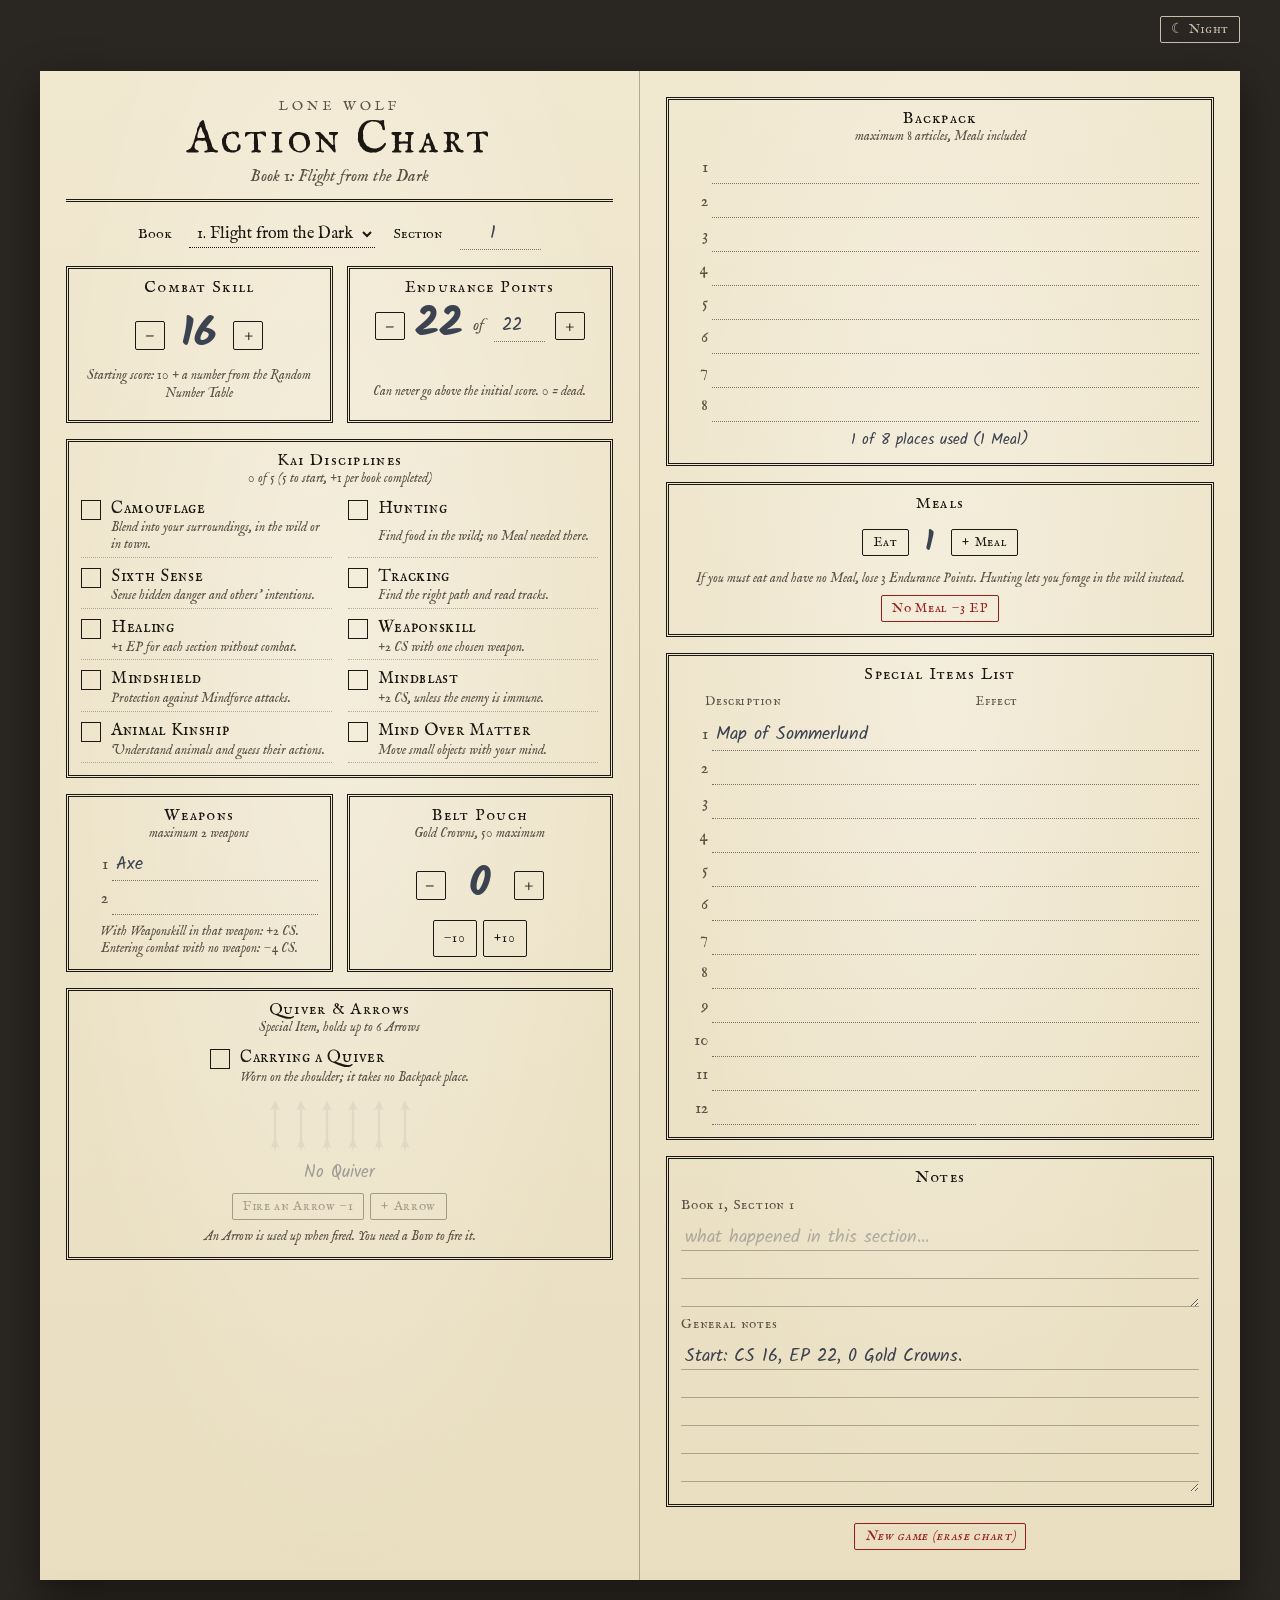
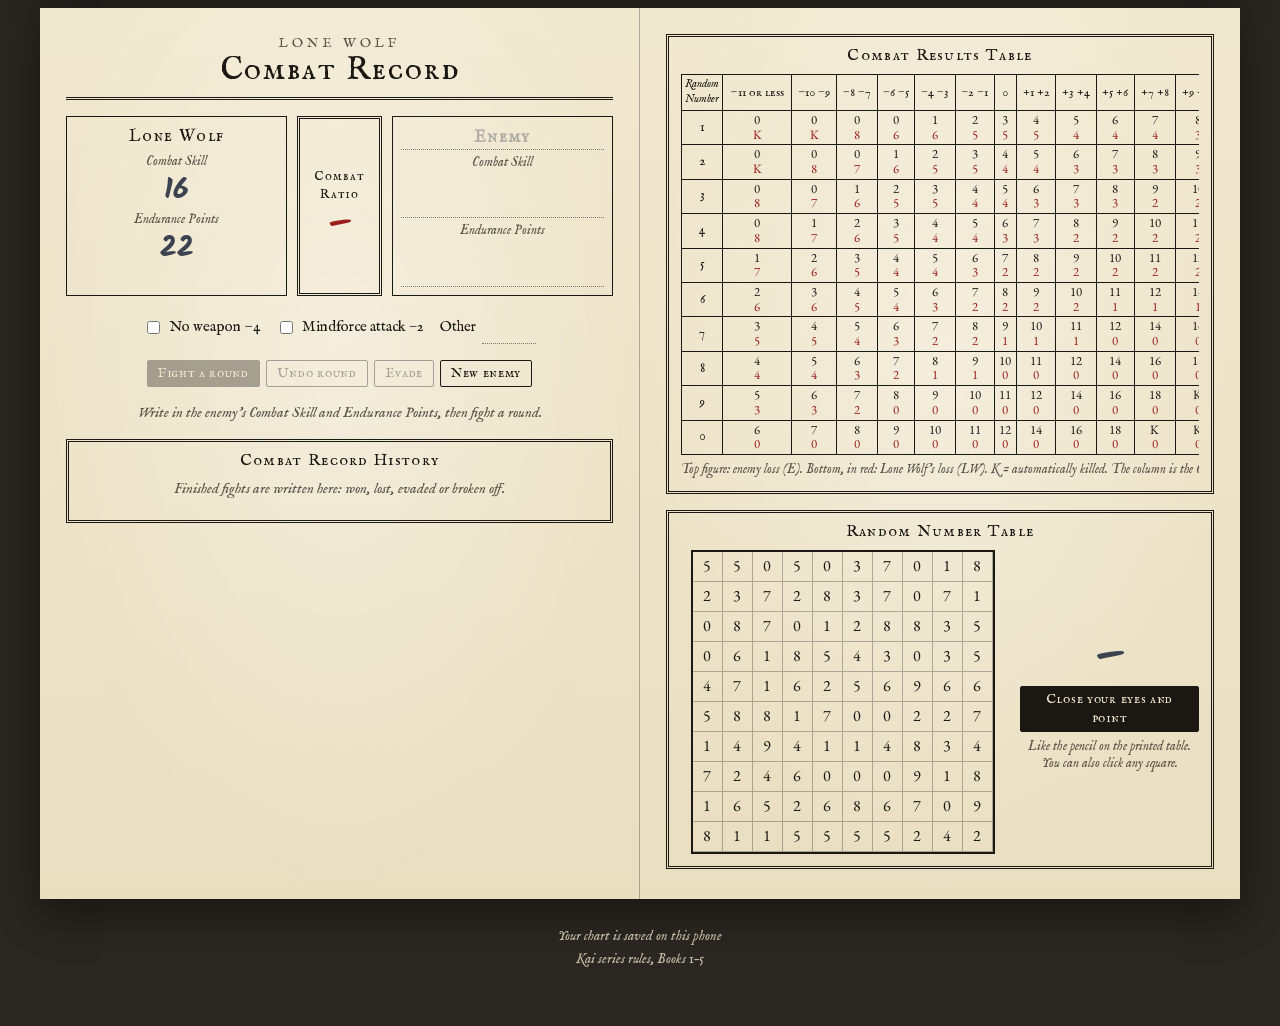
<file: LoneWolf-android/app/src/main/assets/index.html>
<!doctype html>
<html lang="en">
<head>
<meta charset="utf-8">
<meta name="viewport" content="width=device-width, initial-scale=1, viewport-fit=cover">
<style>
:root{padding-top:env(safe-area-inset-top,0px);padding-bottom:env(safe-area-inset-bottom,0px)}
body{margin:0}
img{max-width:100%}
[hidden]{display:none!important}
</style><title>Lone Wolf Action Chart</title>
<meta name="claude:viewport-fit-sides" content="cover">
<link rel="stylesheet" href="fonts/fonts.css">
<style>
/* Layout: the printed Action Chart from the gamebooks. Two facing pages on a desk: the chart (stats, disciplines, gear) and the combat pages (Combat Record, Combat Results Table, Random Number Table). Day = paper and ink; Night = black page with pale ink. Entries are written in pencil. */
:root{
  color-scheme:light;
  --desk:#2A2621; --paper:#F1E8D0; --paper-2:#E9DEC0; --ink:#1B1712; --ink-soft:#5B5246;
  --pencil:#3B4250; --red:#9A1D1A; --red-on-ink:#F4B7B0; --hl:rgba(154,29,26,.14);
  --faint:rgba(27,23,18,.3); --faint-2:rgba(27,23,18,.55); --wash:rgba(27,23,18,.07);
  --sheen:rgba(255,255,255,.35); --shadow:rgba(0,0,0,.45); --foot:#C9BFA8; --placeholder:rgba(59,66,80,.35);
  --title:"IM Fell English SC", "Palatino Linotype", Georgia, serif;
  --serif:"EB Garamond", "Palatino Linotype", Georgia, serif;
  --fell:"IM Fell English", Georgia, serif;
  --hand:"Kalam", "Segoe Print", "Comic Sans MS", cursive;
}
:root.night{
  color-scheme:dark;
  --desk:#050505; --paper:#171512; --paper-2:#100F0D; --ink:#E7DDC5; --ink-soft:#A3987F;
  --pencil:#BAC6DA; --red:#E36A5F; --red-on-ink:#8E1A16; --hl:rgba(227,106,95,.2);
  --faint:rgba(231,221,197,.22); --faint-2:rgba(231,221,197,.45); --wash:rgba(231,221,197,.08);
  --sheen:rgba(255,255,255,.03); --shadow:rgba(0,0,0,.8); --foot:#8E8470; --placeholder:rgba(186,198,218,.3);
}
body{background:var(--desk);color:var(--ink);font-family:var(--serif);font-size:17px;line-height:1.4;
  padding-left:max(16px,env(safe-area-inset-left,0px));padding-right:max(16px,env(safe-area-inset-right,0px));padding-block:16px 56px;transition:background .3s}
.wrap{max-width:1200px;margin:0 auto;display:grid;gap:28px}
.topbar{display:flex;justify-content:flex-end}
.spread{display:grid;grid-template-columns:minmax(0,1fr) minmax(0,1fr);gap:0;box-shadow:0 14px 40px var(--shadow)}
@media (max-width:920px){.spread{grid-template-columns:minmax(0,1fr);gap:16px;box-shadow:none}.page{box-shadow:0 10px 28px var(--shadow)}}
.page{background:var(--paper);background-image:radial-gradient(ellipse at 50% 40%,var(--sheen),transparent 70%),linear-gradient(var(--paper),var(--paper-2));
  padding:26px 26px 30px;display:grid;gap:16px;align-content:start;min-width:0}
.spread .page:first-child{border-right:1px solid var(--faint)}
@media (max-width:480px){.page{padding:18px 14px 22px}}

h1,h2,h3{margin:0;font-weight:400;text-wrap:balance}
.masthead{text-align:center;display:grid;gap:2px;border-bottom:3px double var(--ink);padding-bottom:10px}
.masthead .series{font-family:var(--title);letter-spacing:.3em;font-size:.85rem;color:var(--ink-soft)}
.masthead h1,.masthead h2{font-family:var(--title);font-size:clamp(2rem,5vw,2.8rem);letter-spacing:.06em;line-height:1}
.masthead h2{font-size:2rem}
.masthead .book{font-family:var(--fell);font-style:italic;color:var(--ink-soft)}
.meta{display:flex;flex-wrap:wrap;gap:8px 18px;justify-content:center;align-items:baseline;font-family:var(--title);font-size:.9rem}
.meta select{font-family:var(--fell);font-size:1rem;background:transparent;border:0;border-bottom:1px dotted var(--ink);color:var(--ink);padding:2px 4px;max-width:100%}
.meta select option,.ws select option{background:var(--paper);color:var(--ink)}
#section{width:4.5em;text-align:center}

.box{border:3px double var(--ink);padding:10px 12px 12px;display:grid;gap:8px;min-width:0;position:relative}
.box>.cap{font-family:var(--title);font-size:1.02rem;letter-spacing:.08em;text-align:center;line-height:1.15}
.box>.cap small{display:block;font-family:var(--fell);font-style:italic;letter-spacing:0;font-size:.82rem;color:var(--ink-soft)}
.rule{font-family:var(--fell);font-style:italic;font-size:.82rem;color:var(--ink-soft);text-align:center;line-height:1.3}
.two{display:grid;grid-template-columns:minmax(0,1fr) minmax(0,1fr);gap:14px}
@media (max-width:480px){.two{grid-template-columns:minmax(0,1fr)}}

.hand,input.hand,textarea.hand{font-family:var(--hand);color:var(--pencil)}
input.hand,textarea.hand{background:transparent;border:0;border-bottom:1px dotted var(--faint-2);border-radius:0;font-size:1.12rem;padding:1px 4px;width:100%;box-sizing:border-box;min-width:0}
input.hand::placeholder,textarea.hand::placeholder{color:var(--placeholder)}
textarea.hand{resize:vertical;min-height:150px;line-height:1.75rem;border:0;
  background-image:repeating-linear-gradient(transparent 0 calc(1.75rem - 1px),var(--faint) calc(1.75rem - 1px) 1.75rem);background-attachment:local}
input:focus-visible,textarea:focus-visible,select:focus-visible,button:focus-visible{outline:2px solid var(--red);outline-offset:2px}

button{font:inherit;cursor:pointer;background:transparent;color:var(--ink);border:1px solid var(--ink);border-radius:2px;padding:3px 10px;font-family:var(--title);font-size:.85rem;letter-spacing:.05em}
button:hover{background:var(--wash)}
button:disabled{opacity:.35;cursor:not-allowed}
button.strong{background:var(--ink);color:var(--paper)}
button.strong:hover{background:var(--ink-soft)}
button.red{color:var(--red);border-color:var(--red)}
.theme-btn{color:var(--foot);border-color:var(--foot);display:flex;gap:8px;align-items:center}
.theme-btn:hover{background:rgba(255,255,255,.06)}
.tools{display:flex;gap:6px;flex-wrap:wrap;justify-content:center}
.step{min-width:30px;padding:2px 6px;font-family:var(--serif);font-size:1rem}

.score{display:flex;align-items:center;justify-content:center;gap:10px;flex-wrap:wrap}
.score .val{font-family:var(--hand);font-weight:700;font-size:2.6rem;line-height:1;color:var(--pencil);min-width:2.2ch;text-align:center}
.score .of{font-family:var(--fell);font-style:italic;color:var(--ink-soft)}
.score input{width:2.8em;text-align:center}
.tally{display:flex;flex-wrap:wrap;gap:2px 6px;justify-content:center;font-family:var(--hand);color:var(--ink-soft);font-size:.95rem;min-height:1.3em}
.tally s{color:var(--placeholder)}
.dead .val{color:var(--red)}

.discs{display:grid;grid-template-columns:repeat(auto-fill,minmax(220px,1fr));gap:4px 16px}
.disc{display:grid;grid-template-columns:22px 1fr;gap:0 8px;align-items:start;cursor:pointer;padding:3px 0;border-bottom:1px dotted var(--faint)}
.disc input{position:absolute;opacity:0;pointer-events:none}
.tick{width:18px;height:18px;border:1.5px solid var(--ink);margin-top:3px;display:grid;place-items:center;font-family:var(--hand);font-weight:700;color:var(--pencil);font-size:1.15rem;line-height:1}
.disc input:checked+.tick::after{content:"✓"}
.disc input:focus-visible+.tick{outline:2px solid var(--red);outline-offset:2px}
.disc b{font-family:var(--title);font-weight:400;letter-spacing:.04em}
.disc small{grid-column:2;font-family:var(--fell);font-style:italic;color:var(--ink-soft);font-size:.83rem;line-height:1.25}
.disc.on b{text-decoration:underline;text-decoration-style:wavy;text-decoration-color:var(--faint-2);text-underline-offset:3px}
.count{font-family:var(--hand);color:var(--pencil);text-align:center}
.count.over{color:var(--red)}
.ws{display:flex;gap:8px;align-items:baseline;justify-content:center;flex-wrap:wrap;font-family:var(--fell);font-style:italic}
.ws select{font-family:var(--hand);color:var(--pencil);font-size:1.05rem;background:transparent;border:0;border-bottom:1px dotted var(--ink)}

.lines{display:grid;gap:2px}
.line{display:grid;grid-template-columns:1.6em minmax(0,1fr);align-items:baseline;gap:4px}
.line i{font-style:normal;font-family:var(--fell);color:var(--ink-soft);text-align:right;font-variant-numeric:tabular-nums}
.line.fx{grid-template-columns:1.6em minmax(0,1.2fr) minmax(0,1fr)}
.colhead{display:grid;grid-template-columns:1.6em minmax(0,1.2fr) minmax(0,1fr);gap:4px;font-family:var(--title);font-size:.8rem;letter-spacing:.06em;color:var(--ink-soft)}
.meal{display:flex;align-items:center;justify-content:center;gap:10px;flex-wrap:wrap}
.meal .val{font-family:var(--hand);font-weight:700;font-size:1.8rem;color:var(--pencil);min-width:1.5ch;text-align:center}
.packcount{text-align:center;font-family:var(--hand);color:var(--pencil);font-size:.95rem}
.packcount.over{color:var(--red)}

.record{display:grid;grid-template-columns:minmax(0,1fr) auto minmax(0,1fr);gap:10px;align-items:stretch}
@media (max-width:480px){.record{grid-template-columns:minmax(0,1fr)}}
.side{border:1.5px solid var(--ink);padding:8px;display:grid;gap:4px;text-align:center;align-content:start}
.side .who{font-family:var(--title);letter-spacing:.08em}
.side .lab{font-family:var(--fell);font-style:italic;font-size:.82rem;color:var(--ink-soft)}
.side .v{font-family:var(--hand);font-weight:700;font-size:1.8rem;color:var(--pencil);line-height:1.1}
.side input.hand{text-align:center;font-weight:700;font-size:1.5rem}
.side input.hand.who{font-size:1.1rem}
.ratiobox{border:3px double var(--ink);display:grid;place-content:center;text-align:center;padding:8px 14px;gap:2px}
.ratiobox .lab{font-family:var(--title);font-size:.8rem;letter-spacing:.08em}
.ratiobox .v{font-family:var(--hand);font-weight:700;font-size:2.4rem;color:var(--red);line-height:1}
.mods{display:flex;flex-wrap:wrap;gap:4px 16px;justify-content:center;font-family:var(--fell);font-size:.92rem}
.mods label{display:flex;gap:6px;align-items:center;cursor:pointer}
.mods input[type=checkbox]{accent-color:var(--ink)}
.mods input.hand{width:3em;text-align:center}
.verdict{text-align:center;font-family:var(--title);font-size:1.15rem;letter-spacing:.06em;padding:6px;border-top:1px solid var(--ink);border-bottom:1px solid var(--ink)}
.verdict.lose{color:var(--red)}
.log{max-height:210px;overflow:auto}
.log table{width:100%;border-collapse:collapse;font-size:.92rem}
.log th{font-family:var(--title);font-weight:400;font-size:.78rem;letter-spacing:.06em;color:var(--ink-soft);border-bottom:1px solid var(--ink);text-align:center;padding:2px}
.log td{font-family:var(--hand);color:var(--pencil);text-align:center;border-bottom:1px dotted var(--faint);padding:1px 2px}
.log td.l{color:var(--red)}
.hist{width:100%;min-width:480px;border-collapse:collapse;font-size:.9rem}
.hist th{font-family:var(--title);font-weight:400;font-size:.76rem;letter-spacing:.06em;color:var(--ink-soft);border-bottom:1px solid var(--ink);padding:2px 4px;text-align:center}
.hist td{font-family:var(--hand);color:var(--pencil);text-align:center;border-bottom:1px dotted var(--faint);padding:1px 4px}
.hist td.name{text-align:left}
.hist td.l,.hist td.lost{color:var(--red)}
.hist td.won{color:var(--pencil);font-weight:700}

/* section notes */
.sublab{font-family:var(--title);font-size:.85rem;letter-spacing:.06em;color:var(--ink-soft)}
textarea.hand.short{min-height:5.25rem}
.secnotes{display:grid;max-height:240px;overflow:auto}
.secnotes:empty{display:none}
.secnote{display:grid;grid-template-columns:5.5em minmax(0,1fr);gap:8px;text-align:left;border:0;border-bottom:1px dotted var(--faint);border-radius:0;padding:3px 2px;
  background:transparent;font-family:var(--hand);font-size:1rem;letter-spacing:0;color:var(--pencil)}
.secnote b{font-family:var(--title);font-weight:400;font-size:.85rem;color:var(--ink-soft);white-space:nowrap}
.secnote span{overflow:hidden;text-overflow:ellipsis;white-space:nowrap}
.secnote.cur{background:var(--hl)}

/* quiver */
.disc.qv{border-bottom:0;justify-self:center}
.arrows{display:flex;justify-content:center;align-items:end;gap:12px;min-height:56px}
.arrows svg{width:14px;height:54px;fill:var(--pencil)}
.arrows svg.off{opacity:.16}
.arrow-count{text-align:center;font-family:var(--hand);color:var(--pencil)}
.quiver-off .arrows,.quiver-off .arrow-count{opacity:.45}
.empty{font-family:var(--fell);font-style:italic;color:var(--ink-soft);text-align:center;font-size:.92rem}

.scroll{overflow-x:auto}
.crt{border-collapse:collapse;font-family:var(--serif);font-size:.8rem;width:100%;min-width:620px;font-variant-numeric:tabular-nums}
.crt th,.crt td{border:1px solid var(--ink);padding:2px 3px;text-align:center;white-space:nowrap}
.crt thead th{font-family:var(--title);font-weight:400;font-size:.76rem}
.crt tbody th{font-family:var(--title);font-weight:400;width:2em}
.crt td{line-height:1.15}
.crt td .e{display:block}
.crt td .l{display:block;color:var(--red)}
.crt .col-on{background:var(--hl)}
.crt td.hit{background:var(--ink);color:var(--paper)}
.crt td.hit .l{color:var(--red-on-ink)}
.crt caption{caption-side:bottom;font-family:var(--fell);font-style:italic;color:var(--ink-soft);font-size:.8rem;padding-top:6px;text-align:left}
.crt .corner{font-family:var(--fell);font-style:italic;font-size:.7rem}

.rnt-wrap{display:grid;grid-template-columns:minmax(0,19em) minmax(0,1fr);gap:16px;align-items:center}
@media (max-width:640px){.rnt-wrap{grid-template-columns:minmax(0,1fr)}}
.rnt{display:grid;grid-template-columns:repeat(10,minmax(0,1fr));width:100%;max-width:19em;justify-self:center;box-sizing:border-box;border:2px solid var(--ink);font-family:var(--serif);font-size:1rem}
.rnt span{display:grid;place-items:center;aspect-ratio:1;min-width:0;border-right:1px solid var(--faint);border-bottom:1px solid var(--faint);position:relative;cursor:pointer;user-select:none}
.rnt span:hover{background:var(--wash)}
.rnt span.dot::after{content:"";position:absolute;inset:3px;border:2px solid var(--pencil);border-radius:50%;transform:rotate(-12deg)}
.picked{display:grid;gap:6px;justify-items:center;text-align:center}
.picked .v{font-family:var(--hand);font-weight:700;font-size:3rem;line-height:1;color:var(--pencil);min-height:1em}
.picked .v.pop{animation:pop .3s ease}
@keyframes pop{from{transform:scale(.7) rotate(-10deg)}to{transform:none}}
@media (prefers-reduced-motion:reduce){.picked .v.pop{animation:none}body{transition:none}}

.foot{color:var(--foot);font-family:var(--fell);font-style:italic;font-size:.88rem;text-align:center;display:grid;gap:4px}
.confirm{display:flex;gap:6px;align-items:center;justify-content:center;flex-wrap:wrap;font-family:var(--fell);font-style:italic}
</style>

<div class="wrap">
  <div class="topbar"><button class="theme-btn" id="themeBtn" aria-pressed="false">☾ Night</button></div>

  <div class="spread">
    <div class="page">
      <div class="masthead">
        <div class="series">LONE WOLF</div>
        <h1>Action Chart</h1>
        <div class="book" id="bookName"></div>
      </div>
      <div class="meta">
        <label for="book">Book</label><select id="book"></select>
        <label for="section">Section</label><input class="hand" type="number" id="section" min="1" max="400" inputmode="numeric">
      </div>

      <div class="two">
        <div class="box" id="csBox">
          <div class="cap">Combat Skill</div>
          <div class="score"><button class="step" data-step="cs:-1" aria-label="Decrease Combat Skill">−</button><span class="val" id="csVal">0</span><button class="step" data-step="cs:1" aria-label="Increase Combat Skill">+</button></div>
          <div class="rule">Starting score: 10 + a number from the Random Number Table</div>
        </div>
        <div class="box" id="epBox">
          <div class="cap">Endurance Points</div>
          <div class="score"><button class="step" data-step="ep:-1" aria-label="Decrease Endurance">−</button><span class="val" id="epVal">0</span>
            <span class="of">of</span><input class="hand" type="number" id="epMax" min="1" aria-label="Initial Endurance"><button class="step" data-step="ep:1" aria-label="Increase Endurance">+</button></div>
          <div class="tally" id="tally" aria-hidden="true"></div>
          <div class="rule">Can never go above the initial score. 0 = dead.</div>
          <div class="tools"><button id="healBtn">Healing +1</button></div>
        </div>
      </div>

      <div class="box">
        <div class="cap">Kai Disciplines<small id="discCount" class="count"></small></div>
        <div class="discs" id="discs"></div>
        <div class="ws" id="wsBox" hidden>
          <label for="wsWeapon">Weaponskill in:</label><select id="wsWeapon"></select>
          <button id="wsRoll">Pick weapon at random</button>
        </div>
      </div>

      <div class="two">
        <div class="box">
          <div class="cap">Weapons<small>maximum 2 weapons</small></div>
          <div class="lines" id="weapons"></div>
          <div class="rule">With Weaponskill in that weapon: +2 CS. Entering combat with no weapon: −4 CS.</div>
        </div>
        <div class="box">
          <div class="cap">Belt Pouch<small>Gold Crowns, 50 maximum</small></div>
          <div class="score"><button class="step" data-step="gold:-1" aria-label="Remove one Gold Crown">−</button><span class="val" id="goldVal">0</span><button class="step" data-step="gold:1" aria-label="Add one Gold Crown">+</button></div>
          <div class="tools"><button data-step="gold:-10">−10</button><button data-step="gold:10">+10</button></div>
        </div>
      </div>

      <div class="box" id="quiverBox">
        <div class="cap">Quiver &amp; Arrows<small>Special Item, holds up to 6 Arrows</small></div>
        <label class="disc qv"><input type="checkbox" id="quiver"><span class="tick"></span><b>Carrying a Quiver</b><small>Worn on the shoulder; it takes no Backpack place.</small></label>
        <div class="arrows" id="arrows" aria-hidden="true"></div>
        <div class="arrow-count" id="arrowCount"></div>
        <div class="tools"><button id="shoot">Fire an Arrow −1</button><button id="addArrow">+ Arrow</button></div>
        <div class="rule">An Arrow is used up when fired. You need a Bow to fire it.</div>
      </div>
    </div>

    <div class="page">
      <div class="box">
        <div class="cap">Backpack<small>maximum 8 articles, Meals included</small></div>
        <div class="lines" id="pack"></div>
        <div class="packcount" id="packCount"></div>
      </div>
      <div class="box">
        <div class="cap">Meals</div>
        <div class="meal"><button id="eatMeal">Eat</button><span class="val" id="mealVal">0</span><button id="addMeal">+ Meal</button></div>
        <div class="rule">If you must eat and have no Meal, lose 3 Endurance Points. Hunting lets you forage in the wild instead.</div>
        <div class="tools"><button class="red" id="noMeal">No Meal −3 EP</button></div>
      </div>
      <div class="box">
        <div class="cap">Special Items List</div>
        <div class="colhead" aria-hidden="true"><span></span><span>Description</span><span>Effect</span></div>
        <div class="lines" id="special"></div>
      </div>
      <div class="box">
        <div class="cap">Notes</div>
        <label class="sublab" for="secNote" id="secNoteLab">Section</label>
        <textarea class="hand short" id="secNote" placeholder="what happened in this section…"></textarea>
        <div class="secnotes" id="secNotes"></div>
        <label class="sublab" for="notes">General notes</label>
        <textarea class="hand" id="notes" placeholder="codes, choices, who waits for you in Holmgard…"></textarea>
      </div>
      <div class="confirm" id="newGameBox"></div>
    </div>
  </div>

  <div class="spread">
    <div class="page">
      <div class="masthead"><div class="series">LONE WOLF</div><h2>Combat Record</h2></div>
      <div class="record">
        <div class="side">
          <div class="who">Lone Wolf</div>
          <div class="lab">Combat Skill</div><div class="v" id="vsLw">0</div>
          <div class="lab">Endurance Points</div><div class="v" id="vsLwEp">0</div>
        </div>
        <div class="ratiobox"><span class="lab">Combat<br>Ratio</span><span class="v" id="ratio">–</span></div>
        <div class="side">
          <input class="hand who" type="text" id="foeName" placeholder="Enemy" aria-label="Enemy name">
          <label class="lab" for="foeCs">Combat Skill</label><input class="hand" type="number" id="foeCs" min="0" inputmode="numeric">
          <label class="lab" for="foeEp">Endurance Points</label><input class="hand" type="number" id="foeEp" min="0" inputmode="numeric">
        </div>
      </div>
      <div class="mods">
        <label><input type="checkbox" id="mMind"> Mindblast +2</label>
        <label><input type="checkbox" id="mWs"> Weaponskill +2</label>
        <label><input type="checkbox" id="mNoW"> No weapon −4</label>
        <label><input type="checkbox" id="mPsi"> Mindforce attack −2</label>
        <label>Other <input class="hand" type="number" id="mOther" step="1" aria-label="Other modifier"></label>
      </div>
      <div class="verdict" id="result" hidden></div>
      <div class="tools"><button class="strong" id="fight">Fight a round</button><button id="undo">Undo round</button><button id="evade">Evade</button><button id="clearFoe">New enemy</button></div>
      <div class="log" id="log"></div>
      <div class="box">
        <div class="cap">Combat Record History<small id="histSum"></small></div>
        <div class="scroll" id="history"></div>
        <div class="confirm" id="histClearBox"></div>
      </div>
    </div>

    <div class="page">
      <div class="box">
        <div class="cap">Combat Results Table</div>
        <div class="scroll"><table class="crt" id="crt"></table></div>
      </div>
      <div class="box">
        <div class="cap">Random Number Table</div>
        <div class="rnt-wrap">
          <div class="rnt" id="rnt" role="grid" aria-label="Random Number Table"></div>
          <div class="picked">
            <div class="v" id="die">–</div>
            <button class="strong" id="rollBtn">Close your eyes and point</button>
            <div class="rule">Like the pencil on the printed table. You can also click any square.</div>
          </div>
        </div>
      </div>
    </div>
  </div>

  <div class="foot"><span id="status">Your chart is saved on this phone</span><span>Kai series rules, Books 1–5</span></div>
</div>

<script>
(function(){
/* ---------- theme (per-viewer preference) ---------- */
const TKEY="lw-action-chart-theme";
function hostDark(){const t=document.documentElement.dataset.theme;if(t)return t==="dark";return matchMedia("(prefers-color-scheme: dark)").matches}
let night;try{const t=localStorage.getItem(TKEY);night=t?t==="night":hostDark()}catch(e){night=hostDark()}
function applyTheme(){document.documentElement.classList.toggle("night",night);const b=document.getElementById("themeBtn");
  b.textContent=night?"☀ Day":"☾ Night";b.setAttribute("aria-pressed",String(night));b.setAttribute("aria-label",night?"Switch to day colours":"Switch to night colours")}
applyTheme();
document.getElementById("themeBtn").onclick=()=>{night=!night;try{localStorage.setItem(TKEY,night?"night":"day")}catch(e){}applyTheme()};

const BOOKS=["Flight from the Dark","Fire on the Water","The Caverns of Kalte","The Chasm of Doom","Shadow on the Sand"];
const DISC=[
 ["camouflage","Camouflage","Blend into your surroundings, in the wild or in town."],
 ["hunting","Hunting","Find food in the wild; no Meal needed there."],
 ["sixth","Sixth Sense","Sense hidden danger and others' intentions."],
 ["tracking","Tracking","Find the right path and read tracks."],
 ["healing","Healing","+1 EP for each section without combat."],
 ["weaponskill","Weaponskill","+2 CS with one chosen weapon."],
 ["mindshield","Mindshield","Protection against Mindforce attacks."],
 ["mindblast","Mindblast","+2 CS, unless the enemy is immune."],
 ["animal","Animal Kinship","Understand animals and guess their actions."],
 ["mom","Mind Over Matter","Move small objects with your mind."]
];
const WS=["Dagger","Spear","Mace","Short Sword","Warhammer","Sword","Axe","Sword","Quarterstaff","Broadsword"];
const COLS=["−11 or less","−10 −9","−8 −7","−6 −5","−4 −3","−2 −1","0","+1 +2","+3 +4","+5 +6","+7 +8","+9 +10","+11 or more"];
const CRT=[
 "0/K 0/K 0/8 0/6 1/6 2/5 3/5 4/5 5/4 6/4 7/4 8/3 9/3",
 "0/K 0/8 0/7 1/6 2/5 3/5 4/4 5/4 6/3 7/3 8/3 9/3 10/2",
 "0/8 0/7 1/6 2/5 3/5 4/4 5/4 6/3 7/3 8/3 9/2 10/2 11/2",
 "0/8 1/7 2/6 3/5 4/4 5/4 6/3 7/3 8/2 9/2 10/2 11/2 12/2",
 "1/7 2/6 3/5 4/4 5/4 6/3 7/2 8/2 9/2 10/2 11/2 12/2 14/1",
 "2/6 3/6 4/5 5/4 6/3 7/2 8/2 9/2 10/2 11/1 12/1 14/1 16/1",
 "3/5 4/5 5/4 6/3 7/2 8/2 9/1 10/1 11/1 12/0 14/0 16/0 18/0",
 "4/4 5/4 6/3 7/2 8/1 9/1 10/0 11/0 12/0 14/0 16/0 18/0 K/0",
 "5/3 6/3 7/2 8/0 9/0 10/0 11/0 12/0 14/0 16/0 18/0 K/0 K/0",
 "6/0 7/0 8/0 9/0 10/0 11/0 12/0 14/0 16/0 18/0 K/0 K/0 K/0"
].map(r=>r.split(" ").map(c=>c.split("/")));
const KEY="lw-action-chart-v1";
const $=id=>document.getElementById(id);
const clamp=(v,a,b)=>Math.max(a,Math.min(b,v));

let seed=1984;const sr=()=>{seed=(seed*1103515245+12345)&0x7fffffff;return seed};
const RNT=Array.from({length:100},()=>Math.floor(sr()/0x7fffffff*10)%10);
function pick(cell){const i=cell==null?Math.floor(Math.random()*100):cell;
  document.querySelectorAll("#rnt span").forEach((s,k)=>s.classList.toggle("dot",k===i));
  const d=$("die");d.textContent=RNT[i];d.classList.remove("pop");void d.offsetWidth;d.classList.add("pop");return RNT[i]}

function fresh(){
  const r1=Math.floor(Math.random()*10),r2=Math.floor(Math.random()*10),g=Math.floor(Math.random()*10),ep=20+r2;
  return {v:1,updated:Date.now(),book:1,section:"1",cs:10+r1,ep,epMax:ep,discs:[],wsWeapon:"",
    weapons:["Axe",""],pack:Array(8).fill(""),meals:1,gold:g,
    special:["Map of Sommerlund","","","","","","","","","","",""],specialFx:Array(12).fill(""),
    notes:"Start: CS "+(10+r1)+", EP "+ep+", "+g+" Gold Crowns.",
    foe:{name:"",cs:"",ep:""},mods:{mind:false,ws:false,now:false,psi:false,other:0},log:[],
    foeDone:false,history:[],quiver:false,arrows:0,secNotes:{}};
}
function migrate(s){
  if(!s||s.v!==1)return null;
  if(s.meals==null){const m=x=>/^(meal|obrok)s?$/i.test((x||"").trim());s.meals=s.pack.filter(m).length;s.pack=s.pack.map(x=>m(x)?"":x)}
  if(!s.specialFx)s.specialFx=Array(12).fill("");
  if(!Array.isArray(s.history))s.history=[];
  if(s.quiver==null){s.quiver=false;s.arrows=0}
  if(s.foeDone==null)s.foeDone=false;
  if(!s.secNotes||typeof s.secNotes!=="object"||Array.isArray(s.secNotes))s.secNotes={};
  return s;
}
let S;try{S=migrate(JSON.parse(localStorage.getItem(KEY)||"null"))}catch(e){S=null}
if(!S)S=fresh();

$("book").innerHTML=BOOKS.map((b,i)=>`<option value="${i+1}">${i+1}. ${b}</option>`).join("");
$("discs").innerHTML=DISC.map(([id,n,d])=>`<label class="disc" id="d_${id}"><input type="checkbox" data-disc="${id}"><span class="tick"></span><b>${n}</b><small>${d}</small></label>`).join("");
$("wsWeapon").innerHTML=`<option value="">—</option>`+[...new Set(WS)].map(w=>`<option>${w}</option>`).join("");
function lines(el,n,key,fx,label){el.innerHTML=Array.from({length:n},(_,i)=>`<div class="line${fx?" fx":""}"><i>${i+1}</i><input class="hand" type="text" id="${key}${i}" data-list="${key}" data-i="${i}" aria-label="${label} ${i+1}">${fx?`<input class="hand" type="text" id="${fx}${i}" data-list="${fx}" data-i="${i}" aria-label="Effect ${i+1}">`:""}</div>`).join("")}
lines($("weapons"),2,"weapons",null,"Weapon");lines($("pack"),8,"pack",null,"Backpack item");lines($("special"),12,"special","specialFx","Special item");
$("crt").innerHTML=`<thead><tr><th class="corner">Random<br>Number</th>${COLS.map((c,i)=>`<th data-col="${i}">${c}</th>`).join("")}</tr></thead><tbody>`+
  CRT.map((row,ri)=>`<tr><th>${ri===9?0:ri+1}</th>${row.map((c,ci)=>`<td data-r="${ri}" data-c="${ci}"><span class="e">${c[0]}</span><span class="l">${c[1]}</span></td>`).join("")}</tr>`).join("")+
  `</tbody><caption>Top figure: enemy loss (E). Bottom, in red: Lone Wolf's loss (LW). K = automatically killed. The column is the Combat Ratio.</caption>`;
$("rnt").innerHTML=RNT.map((n,i)=>`<span data-cell="${i}" role="gridcell">${n}</span>`).join("");

const has=id=>S.discs.includes(id);
const allowed=()=>4+Number(S.book);
const packUsed=()=>S.pack.filter(x=>x.trim()).length+S.meals;
function lwCs(){const m=S.mods;return S.cs+(m.mind?2:0)+(m.ws?2:0)-(m.now?4:0)-(m.psi?2:0)+(Number(m.other)||0)}
const ratio=()=>lwCs()-(Number(S.foe.cs)||0);
function colOf(r){if(r<=-11)return 0;if(r>=11)return 12;return 6+Math.sign(r)*Math.ceil(Math.abs(r)/2)}

function setVal(id,v){const el=$(id);if(el&&document.activeElement!==el&&el.value!==String(v??""))el.value=v??""}
function render(){
  setVal("book",S.book);$("bookName").textContent="Book "+S.book+": "+BOOKS[S.book-1];setVal("section",S.section);
  $("csVal").textContent=S.cs;$("epVal").textContent=S.ep;setVal("epMax",S.epMax);
  $("epBox").classList.toggle("dead",S.ep<=0);
  const lost=S.epMax-S.ep;$("tally").innerHTML=lost>0?Array.from({length:Math.min(lost,6)},(_,i)=>`<s>${S.epMax-i}</s>`).join("")+(lost>6?"<span>…</span>":""):"";
  $("healBtn").hidden=!has("healing");$("goldVal").textContent=S.gold;$("mealVal").textContent=S.meals;
  DISC.forEach(([id])=>{const on=has(id);$("d_"+id).classList.toggle("on",on);$("d_"+id).querySelector("input").checked=on});
  const c=$("discCount");c.textContent=S.discs.length+" of "+allowed()+" (5 to start, +1 per book completed)";c.classList.toggle("over",S.discs.length>allowed());
  $("wsBox").hidden=!has("weaponskill");setVal("wsWeapon",S.wsWeapon);
  ["weapons","pack","special","specialFx"].forEach(k=>S[k].forEach((v,i)=>setVal(k+i,v)));
  const u=packUsed(),pc=$("packCount");pc.textContent=u+" of 8 places used ("+S.meals+" Meal"+(S.meals===1?"":"s")+")";pc.classList.toggle("over",u>8);
  $("addMeal").disabled=u>=8;$("eatMeal").disabled=S.meals<=0;
  setVal("notes",S.notes);
  setVal("foeName",S.foe.name);setVal("foeCs",S.foe.cs);setVal("foeEp",S.foe.ep);
  $("mMind").checked=S.mods.mind;$("mWs").checked=S.mods.ws;$("mNoW").checked=S.mods.now;$("mPsi").checked=S.mods.psi;setVal("mOther",S.mods.other||"");
  $("mMind").parentElement.hidden=!has("mindblast");$("mWs").parentElement.hidden=!has("weaponskill");$("mPsi").parentElement.hidden=has("mindshield");
  const r=ratio(),noFoe=S.foe.cs==="";
  $("vsLw").textContent=lwCs();$("vsLwEp").textContent=S.ep;$("ratio").textContent=noFoe?"–":(r>0?"+":"")+r;
  const col=colOf(r),last=S.log[S.log.length-1];
  document.querySelectorAll("#crt [data-c],#crt th[data-col]").forEach(td=>{
    const ci=Number(td.dataset.c??td.dataset.col);td.classList.toggle("col-on",!noFoe&&ci===col);
    td.classList.toggle("hit",!!last&&td.dataset.r!==undefined&&Number(td.dataset.r)===last.row&&ci===last.col)});
  const res=$("result"),foeDead=S.foe.ep!==""&&Number(S.foe.ep)<=0,lwDead=S.ep<=0;
  if(lwDead){res.hidden=false;res.className="verdict lose";res.textContent="Your life and your quest end here."}
  else if(foeDead){res.hidden=false;res.className="verdict";res.textContent=(S.foe.name||"The enemy")+" is defeated"}
  else res.hidden=true;
  $("evade").disabled=!S.log.length||S.foeDone;
  const sk=secKey(),hasSec=String(S.section).trim()!=="";
  $("secNoteLab").textContent=hasSec?"Book "+S.book+", Section "+S.section:"Write a section number above to add a section note";
  $("secNote").disabled=!hasSec;setVal("secNote",hasSec?(S.secNotes[sk]||""):"");
  const keys=Object.keys(S.secNotes).sort((a,b)=>{const[x,y]=a.split(":").map(Number),[u,v]=b.split(":").map(Number);return x-u||y-v});
  $("secNotes").innerHTML=keys.map(k=>{const[b,s]=k.split(":");return `<button class="secnote${k===sk?" cur":""}" data-goto="${esc(k)}" title="Go to Book ${b}, Section ${esc(s)}"><b>${b} · §${esc(s)}</b><span>${esc(S.secNotes[k])}</span></button>`}).join("");
  $("quiverBox").classList.toggle("quiver-off",!S.quiver);$("quiver").checked=S.quiver;
  $("arrows").innerHTML=Array.from({length:6},(_,i)=>`<svg viewBox="0 0 12 48" class="${i<S.arrows?"":"off"}"><path d="M6 1 L10 10 L7 9 L7 37 L10 44 L7 42 L6 47 L5 42 L2 44 L5 37 L5 9 L2 10 Z"/></svg>`).join("");
  $("arrowCount").textContent=S.quiver?S.arrows+" of 6 Arrows":"No Quiver";
  $("shoot").disabled=!S.quiver||S.arrows<=0;$("addArrow").disabled=!S.quiver||S.arrows>=6;
  const H=S.history,won=H.filter(h=>h.outcome==="Won").length;
  $("histSum").textContent=H.length?H.length+" fight"+(H.length===1?"":"s")+", "+won+" won":"";
  $("history").innerHTML=H.length?`<table class="hist"><thead><tr><th>#</th><th>Book / Section</th><th>Enemy</th><th>CS</th><th>EP</th><th>Rounds</th><th>LW lost</th><th>Result</th></tr></thead><tbody>`+
    H.map((h,i)=>`<tr><td>${H.length-i}</td><td>${h.book} / ${esc(h.section)}</td><td class="name">${esc(h.name)}</td><td>${esc(h.cs)}</td><td>${esc(h.ep)}</td><td>${h.rounds}</td><td class="l">−${h.lost}</td><td class="${h.outcome==="Won"?"won":h.outcome==="Killed"?"lost":""}">${h.outcome}</td></tr>`).join("")+`</tbody></table>`
    :`<div class="empty">Finished fights are written here: won, lost, evaded or broken off.</div>`;
  if(!H.length)$("histClearBox").innerHTML="";else if(!$("histClearBox").children.length)histIdle();
  $("fight").disabled=lwDead||foeDead||noFoe||S.foe.ep==="";$("undo").disabled=!S.log.length;
  $("log").innerHTML=S.log.length?`<table><thead><tr><th>Round</th><th>Number</th><th>Ratio</th><th>Enemy</th><th>Lone Wolf</th></tr></thead><tbody>`+
    S.log.map((l,i)=>`<tr><td>${i+1}</td><td>${l.n}</td><td>${l.ratio>0?"+":""}${l.ratio}</td><td>−${l.e}</td><td class="l">−${l.l}</td></tr>`).reverse().join("")+`</tbody></table>`
    :`<div class="empty">Write in the enemy's Combat Skill and Endurance Points, then fight a round.</div>`;
}

let ref=null,saveT=null,writing=false,again=false;
function save(){S.updated=Date.now();try{localStorage.setItem(KEY,JSON.stringify(S))}catch(e){}clearTimeout(saveT);saveT=setTimeout(push,700)}
async function push(){if(!ref)return;if(writing){again=true;return}writing=true;
  try{await ref.set({sheet:JSON.parse(JSON.stringify(S)),updated:S.updated});$("status").textContent="Your chart is saved to your account"}
  catch(e){$("status").textContent="Couldn't save to your account; your chart is saved in this browser"}
  writing=false;if(again){again=false;push()}}
function change(fn){fn();save();render()}
const secKey=()=>S.book+":"+String(S.section).trim();
const esc=v=>String(v??"").replace(/[&<>"']/g,c=>({"&":"&amp;","<":"&lt;",">":"&gt;",'"':"&quot;","'":"&#39;"}[c]));
function archive(outcome){
  if(!S.log.length)return;
  const e=S.log.reduce((a,x)=>a+x.e,0),l=S.log.reduce((a,x)=>a+x.l,0);
  S.history.unshift({book:S.book,section:S.section,name:S.foe.name||"Enemy",cs:S.foe.cs,ep:Number(S.foe.ep)+e,rounds:S.log.length,lost:l,outcome});
  if(S.history.length>300)S.history.length=300;
}
function resetFoe(){S.foe={name:"",cs:"",ep:""};S.log=[];S.foeDone=false;S.mods.now=false;S.mods.psi=false;S.mods.other=0}
function histIdle(){const box=$("histClearBox");box.innerHTML=`<button id="histClear">Clear history</button>`;
  $("histClear").onclick=()=>{box.innerHTML=`<span>Erase all past fights?</span><button class="red" id="hcYes">Yes, clear</button><button id="hcNo">Cancel</button>`;
    $("hcYes").onclick=()=>{box.innerHTML="";change(()=>S.history=[])};$("hcNo").onclick=histIdle}}

document.addEventListener("click",e=>{
  const b=e.target.closest("[data-step]");if(b){const [k,d]=b.dataset.step.split(":"),n=Number(d);
    change(()=>{if(k==="cs")S.cs=clamp(S.cs+n,0,99);if(k==="ep")S.ep=clamp(S.ep+n,0,S.epMax);if(k==="gold")S.gold=clamp(S.gold+n,0,50)});return}
  const cell=e.target.closest("[data-cell]");if(cell)pick(Number(cell.dataset.cell));
});
$("book").onchange=e=>change(()=>S.book=Number(e.target.value));
$("section").oninput=e=>change(()=>S.section=e.target.value);
$("epMax").onchange=e=>change(()=>{S.epMax=Math.max(1,Number(e.target.value)||1);S.ep=Math.min(S.ep,S.epMax)});
$("healBtn").onclick=()=>change(()=>S.ep=Math.min(S.epMax,S.ep+1));
$("discs").addEventListener("change",e=>{const id=e.target.dataset.disc;if(!id)return;
  change(()=>{S.discs=e.target.checked?[...S.discs,id]:S.discs.filter(x=>x!==id);
    if(id==="mindblast")S.mods.mind=e.target.checked;
    if(id==="weaponskill"&&e.target.checked&&!S.wsWeapon)S.wsWeapon=WS[pick()];
    if(id==="weaponskill"&&!e.target.checked)S.mods.ws=false;
    if(id==="mindshield"&&e.target.checked)S.mods.psi=false})});
$("wsWeapon").onchange=e=>change(()=>S.wsWeapon=e.target.value);
$("wsRoll").onclick=()=>change(()=>S.wsWeapon=WS[pick()]);
document.addEventListener("input",e=>{const k=e.target.dataset.list;if(!k)return;S[k][Number(e.target.dataset.i)]=e.target.value;save();if(k==="pack")render()});
$("addMeal").onclick=()=>change(()=>{if(packUsed()<8)S.meals++});
$("eatMeal").onclick=()=>change(()=>S.meals=Math.max(0,S.meals-1));
$("noMeal").onclick=()=>change(()=>S.ep=Math.max(0,S.ep-3));
$("notes").oninput=e=>{S.notes=e.target.value;save()};
$("foeName").oninput=e=>change(()=>S.foe.name=e.target.value);
$("foeCs").oninput=e=>change(()=>S.foe.cs=e.target.value===""?"":Number(e.target.value));
$("foeEp").oninput=e=>change(()=>S.foe.ep=e.target.value===""?"":Number(e.target.value));
[["mMind","mind"],["mWs","ws"],["mNoW","now"],["mPsi","psi"]].forEach(([id,k])=>$(id).onchange=e=>change(()=>S.mods[k]=e.target.checked));
$("mOther").oninput=e=>change(()=>S.mods.other=Number(e.target.value)||0);
$("clearFoe").onclick=()=>change(()=>{if(!S.foeDone)archive("Broken off");resetFoe()});
$("secNote").oninput=e=>change(()=>{const k=secKey(),v=e.target.value;if(v.trim())S.secNotes[k]=v;else delete S.secNotes[k]});
document.addEventListener("click",e=>{const g=e.target.closest("[data-goto]");if(!g)return;const i=g.dataset.goto.indexOf(":");
  change(()=>{S.book=Number(g.dataset.goto.slice(0,i));S.section=g.dataset.goto.slice(i+1)})});
$("evade").onclick=()=>change(()=>{if(!S.foeDone)archive("Evaded");resetFoe()});
$("quiver").onchange=e=>change(()=>{S.quiver=e.target.checked;if(!S.quiver)S.arrows=0});
$("shoot").onclick=()=>change(()=>S.arrows=Math.max(0,S.arrows-1));
$("addArrow").onclick=()=>change(()=>S.arrows=Math.min(6,S.arrows+1));
$("rollBtn").onclick=()=>pick();
$("fight").onclick=()=>change(()=>{
  const n=pick(),r=ratio(),row=n===0?9:n-1,col=colOf(r),[ce,cl]=CRT[row][col];
  const fe=Number(S.foe.ep),e=ce==="K"?fe:Number(ce),l=cl==="K"?S.ep:Number(cl);
  S.foe.ep=Math.max(0,fe-e);S.ep=Math.max(0,S.ep-l);S.log.push({n,ratio:r,row,col,e,l});
  if(S.foe.ep<=0||S.ep<=0){archive(S.ep<=0?"Killed":"Won");S.foeDone=true}});
$("undo").onclick=()=>change(()=>{if(S.foeDone){S.history.shift();S.foeDone=false}const l=S.log.pop();if(!l)return;S.foe.ep=Number(S.foe.ep)+l.e;S.ep=Math.min(S.epMax,S.ep+l.l)});

function newGameIdle(){const box=$("newGameBox");box.innerHTML=`<button class="red" id="newGame">New game (erase chart)</button>`;
  $("newGame").onclick=()=>{box.innerHTML=`<span>Erase everything and roll new scores?</span><button class="red" id="ngYes">Yes, new game</button><button id="ngNo">Cancel</button>`;
    $("ngYes").onclick=()=>{S=fresh();save();render();newGameIdle()};$("ngNo").onclick=newGameIdle}}
newGameIdle();
render();

(async()=>{
  const c=window.claude;if(!c||!c.use)return;
  const [db,user]=await Promise.all([c.use("db"),c.use("user")]);if(!db||!user)return;
  const uid=await user.id();if(!uid)return;
  ref=db.doc("data/users/"+uid+"/sheet");
  $("status").textContent="Connecting to your account…";
  const t=setTimeout(()=>$("status").textContent="Your account can't be reached right now; your chart is saved in this browser",10000);
  let first=true;
  ref.onSnapshot(s=>{
    if(s.metadata.hasPendingWrites)return;
    if(!s.metadata.fromCache)clearTimeout(t);
    const d=s.exists?s.data():null;
    if(d&&d.sheet&&(d.updated||0)>(S.updated||0)){
      const m=migrate(JSON.parse(JSON.stringify(d.sheet)));
      if(m){S=m;try{localStorage.setItem(KEY,JSON.stringify(S))}catch(e){}render();$("status").textContent="Your chart is saved to your account"}
    }else if(first&&!s.metadata.fromCache){
      if(!d||(d.updated||0)<(S.updated||0))setTimeout(push,0);else $("status").textContent="Your chart is saved to your account";
    }
    if(!s.metadata.fromCache)first=false;
  },()=>{clearTimeout(t);$("status").textContent="Your account isn't available; your chart is saved in this browser"});
})();
})();
</script>

</html>
</file>
<file: LoneWolf-android/app/src/main/assets/fonts/fonts.css>
/* cyrillic-ext */
@font-face {
  font-family: 'EB Garamond';
  font-style: normal;
  font-weight: 400;
  font-display: swap;
  src: url(f1.woff2) format('woff2');
  unicode-range: U+0460-052F, U+1C80-1C8A, U+20B4, U+2DE0-2DFF, U+A640-A69F, U+FE2E-FE2F;
}
/* cyrillic */
@font-face {
  font-family: 'EB Garamond';
  font-style: normal;
  font-weight: 400;
  font-display: swap;
  src: url(f2.woff2) format('woff2');
  unicode-range: U+0301, U+0400-045F, U+0490-0491, U+04B0-04B1, U+2116;
}
/* greek-ext */
@font-face {
  font-family: 'EB Garamond';
  font-style: normal;
  font-weight: 400;
  font-display: swap;
  src: url(f3.woff2) format('woff2');
  unicode-range: U+1F00-1FFF;
}
/* greek */
@font-face {
  font-family: 'EB Garamond';
  font-style: normal;
  font-weight: 400;
  font-display: swap;
  src: url(f4.woff2) format('woff2');
  unicode-range: U+0370-0377, U+037A-037F, U+0384-038A, U+038C, U+038E-03A1, U+03A3-03FF;
}
/* vietnamese */
@font-face {
  font-family: 'EB Garamond';
  font-style: normal;
  font-weight: 400;
  font-display: swap;
  src: url(f5.woff2) format('woff2');
  unicode-range: U+0102-0103, U+0110-0111, U+0128-0129, U+0168-0169, U+01A0-01A1, U+01AF-01B0, U+0300-0301, U+0303-0304, U+0308-0309, U+0323, U+0329, U+1EA0-1EF9, U+20AB;
}
/* latin-ext */
@font-face {
  font-family: 'EB Garamond';
  font-style: normal;
  font-weight: 400;
  font-display: swap;
  src: url(f6.woff2) format('woff2');
  unicode-range: U+0100-02BA, U+02BD-02C5, U+02C7-02CC, U+02CE-02D7, U+02DD-02FF, U+0304, U+0308, U+0329, U+1D00-1DBF, U+1E00-1E9F, U+1EF2-1EFF, U+2020, U+20A0-20AB, U+20AD-20C4, U+2113, U+2C60-2C7F, U+A720-A7FF;
}
/* latin */
@font-face {
  font-family: 'EB Garamond';
  font-style: normal;
  font-weight: 400;
  font-display: swap;
  src: url(f7.woff2) format('woff2');
  unicode-range: U+0000-00FF, U+0131, U+0152-0153, U+02BB-02BC, U+02C6, U+02DA, U+02DC, U+0304, U+0308, U+0329, U+2000-206F, U+20AC, U+2122, U+2191, U+2193, U+2212, U+2215, U+FEFF, U+FFFD;
}
/* cyrillic-ext */
@font-face {
  font-family: 'EB Garamond';
  font-style: normal;
  font-weight: 500;
  font-display: swap;
  src: url(f8.woff2) format('woff2');
  unicode-range: U+0460-052F, U+1C80-1C8A, U+20B4, U+2DE0-2DFF, U+A640-A69F, U+FE2E-FE2F;
}
/* cyrillic */
@font-face {
  font-family: 'EB Garamond';
  font-style: normal;
  font-weight: 500;
  font-display: swap;
  src: url(f9.woff2) format('woff2');
  unicode-range: U+0301, U+0400-045F, U+0490-0491, U+04B0-04B1, U+2116;
}
/* greek-ext */
@font-face {
  font-family: 'EB Garamond';
  font-style: normal;
  font-weight: 500;
  font-display: swap;
  src: url(f10.woff2) format('woff2');
  unicode-range: U+1F00-1FFF;
}
/* greek */
@font-face {
  font-family: 'EB Garamond';
  font-style: normal;
  font-weight: 500;
  font-display: swap;
  src: url(f11.woff2) format('woff2');
  unicode-range: U+0370-0377, U+037A-037F, U+0384-038A, U+038C, U+038E-03A1, U+03A3-03FF;
}
/* vietnamese */
@font-face {
  font-family: 'EB Garamond';
  font-style: normal;
  font-weight: 500;
  font-display: swap;
  src: url(f12.woff2) format('woff2');
  unicode-range: U+0102-0103, U+0110-0111, U+0128-0129, U+0168-0169, U+01A0-01A1, U+01AF-01B0, U+0300-0301, U+0303-0304, U+0308-0309, U+0323, U+0329, U+1EA0-1EF9, U+20AB;
}
/* latin-ext */
@font-face {
  font-family: 'EB Garamond';
  font-style: normal;
  font-weight: 500;
  font-display: swap;
  src: url(f13.woff2) format('woff2');
  unicode-range: U+0100-02BA, U+02BD-02C5, U+02C7-02CC, U+02CE-02D7, U+02DD-02FF, U+0304, U+0308, U+0329, U+1D00-1DBF, U+1E00-1E9F, U+1EF2-1EFF, U+2020, U+20A0-20AB, U+20AD-20C4, U+2113, U+2C60-2C7F, U+A720-A7FF;
}
/* latin */
@font-face {
  font-family: 'EB Garamond';
  font-style: normal;
  font-weight: 500;
  font-display: swap;
  src: url(f14.woff2) format('woff2');
  unicode-range: U+0000-00FF, U+0131, U+0152-0153, U+02BB-02BC, U+02C6, U+02DA, U+02DC, U+0304, U+0308, U+0329, U+2000-206F, U+20AC, U+2122, U+2191, U+2193, U+2212, U+2215, U+FEFF, U+FFFD;
}
/* cyrillic-ext */
@font-face {
  font-family: 'EB Garamond';
  font-style: normal;
  font-weight: 600;
  font-display: swap;
  src: url(f15.woff2) format('woff2');
  unicode-range: U+0460-052F, U+1C80-1C8A, U+20B4, U+2DE0-2DFF, U+A640-A69F, U+FE2E-FE2F;
}
/* cyrillic */
@font-face {
  font-family: 'EB Garamond';
  font-style: normal;
  font-weight: 600;
  font-display: swap;
  src: url(f16.woff2) format('woff2');
  unicode-range: U+0301, U+0400-045F, U+0490-0491, U+04B0-04B1, U+2116;
}
/* greek-ext */
@font-face {
  font-family: 'EB Garamond';
  font-style: normal;
  font-weight: 600;
  font-display: swap;
  src: url(f17.woff2) format('woff2');
  unicode-range: U+1F00-1FFF;
}
/* greek */
@font-face {
  font-family: 'EB Garamond';
  font-style: normal;
  font-weight: 600;
  font-display: swap;
  src: url(f18.woff2) format('woff2');
  unicode-range: U+0370-0377, U+037A-037F, U+0384-038A, U+038C, U+038E-03A1, U+03A3-03FF;
}
/* vietnamese */
@font-face {
  font-family: 'EB Garamond';
  font-style: normal;
  font-weight: 600;
  font-display: swap;
  src: url(f19.woff2) format('woff2');
  unicode-range: U+0102-0103, U+0110-0111, U+0128-0129, U+0168-0169, U+01A0-01A1, U+01AF-01B0, U+0300-0301, U+0303-0304, U+0308-0309, U+0323, U+0329, U+1EA0-1EF9, U+20AB;
}
/* latin-ext */
@font-face {
  font-family: 'EB Garamond';
  font-style: normal;
  font-weight: 600;
  font-display: swap;
  src: url(f20.woff2) format('woff2');
  unicode-range: U+0100-02BA, U+02BD-02C5, U+02C7-02CC, U+02CE-02D7, U+02DD-02FF, U+0304, U+0308, U+0329, U+1D00-1DBF, U+1E00-1E9F, U+1EF2-1EFF, U+2020, U+20A0-20AB, U+20AD-20C4, U+2113, U+2C60-2C7F, U+A720-A7FF;
}
/* latin */
@font-face {
  font-family: 'EB Garamond';
  font-style: normal;
  font-weight: 600;
  font-display: swap;
  src: url(f21.woff2) format('woff2');
  unicode-range: U+0000-00FF, U+0131, U+0152-0153, U+02BB-02BC, U+02C6, U+02DA, U+02DC, U+0304, U+0308, U+0329, U+2000-206F, U+20AC, U+2122, U+2191, U+2193, U+2212, U+2215, U+FEFF, U+FFFD;
}
/* latin */
@font-face {
  font-family: 'IM Fell English';
  font-style: italic;
  font-weight: 400;
  font-display: swap;
  src: url(f22.woff2) format('woff2');
  unicode-range: U+0000-00FF, U+0131, U+0152-0153, U+02BB-02BC, U+02C6, U+02DA, U+02DC, U+0304, U+0308, U+0329, U+2000-206F, U+20AC, U+2122, U+2191, U+2193, U+2212, U+2215, U+FEFF, U+FFFD;
}
/* latin */
@font-face {
  font-family: 'IM Fell English';
  font-style: normal;
  font-weight: 400;
  font-display: swap;
  src: url(f23.woff2) format('woff2');
  unicode-range: U+0000-00FF, U+0131, U+0152-0153, U+02BB-02BC, U+02C6, U+02DA, U+02DC, U+0304, U+0308, U+0329, U+2000-206F, U+20AC, U+2122, U+2191, U+2193, U+2212, U+2215, U+FEFF, U+FFFD;
}
/* latin */
@font-face {
  font-family: 'IM Fell English SC';
  font-style: normal;
  font-weight: 400;
  font-display: swap;
  src: url(f24.woff2) format('woff2');
  unicode-range: U+0000-00FF, U+0131, U+0152-0153, U+02BB-02BC, U+02C6, U+02DA, U+02DC, U+0304, U+0308, U+0329, U+2000-206F, U+20AC, U+2122, U+2191, U+2193, U+2212, U+2215, U+FEFF, U+FFFD;
}
/* devanagari */
@font-face {
  font-family: 'Kalam';
  font-style: normal;
  font-weight: 400;
  font-display: swap;
  src: url(f25.woff2) format('woff2');
  unicode-range: U+0900-097F, U+1CD0-1CF4, U+1CF7-1CF9, U+200C-200D, U+20A8, U+20B9, U+20F0, U+25CC, U+A830-A839, U+A8E0-A8FF, U+11B00-11B0A;
}
/* latin-ext */
@font-face {
  font-family: 'Kalam';
  font-style: normal;
  font-weight: 400;
  font-display: swap;
  src: url(f26.woff2) format('woff2');
  unicode-range: U+0100-02BA, U+02BD-02C5, U+02C7-02CC, U+02CE-02D7, U+02DD-02FF, U+0304, U+0308, U+0329, U+1D00-1DBF, U+1E00-1E9F, U+1EF2-1EFF, U+2020, U+20A0-20AB, U+20AD-20C4, U+2113, U+2C60-2C7F, U+A720-A7FF;
}
/* latin */
@font-face {
  font-family: 'Kalam';
  font-style: normal;
  font-weight: 400;
  font-display: swap;
  src: url(f27.woff2) format('woff2');
  unicode-range: U+0000-00FF, U+0131, U+0152-0153, U+02BB-02BC, U+02C6, U+02DA, U+02DC, U+0304, U+0308, U+0329, U+2000-206F, U+20AC, U+2122, U+2191, U+2193, U+2212, U+2215, U+FEFF, U+FFFD;
}
/* devanagari */
@font-face {
  font-family: 'Kalam';
  font-style: normal;
  font-weight: 700;
  font-display: swap;
  src: url(f28.woff2) format('woff2');
  unicode-range: U+0900-097F, U+1CD0-1CF4, U+1CF7-1CF9, U+200C-200D, U+20A8, U+20B9, U+20F0, U+25CC, U+A830-A839, U+A8E0-A8FF, U+11B00-11B0A;
}
/* latin-ext */
@font-face {
  font-family: 'Kalam';
  font-style: normal;
  font-weight: 700;
  font-display: swap;
  src: url(f29.woff2) format('woff2');
  unicode-range: U+0100-02BA, U+02BD-02C5, U+02C7-02CC, U+02CE-02D7, U+02DD-02FF, U+0304, U+0308, U+0329, U+1D00-1DBF, U+1E00-1E9F, U+1EF2-1EFF, U+2020, U+20A0-20AB, U+20AD-20C4, U+2113, U+2C60-2C7F, U+A720-A7FF;
}
/* latin */
@font-face {
  font-family: 'Kalam';
  font-style: normal;
  font-weight: 700;
  font-display: swap;
  src: url(f30.woff2) format('woff2');
  unicode-range: U+0000-00FF, U+0131, U+0152-0153, U+02BB-02BC, U+02C6, U+02DA, U+02DC, U+0304, U+0308, U+0329, U+2000-206F, U+20AC, U+2122, U+2191, U+2193, U+2212, U+2215, U+FEFF, U+FFFD;
}
</file>
